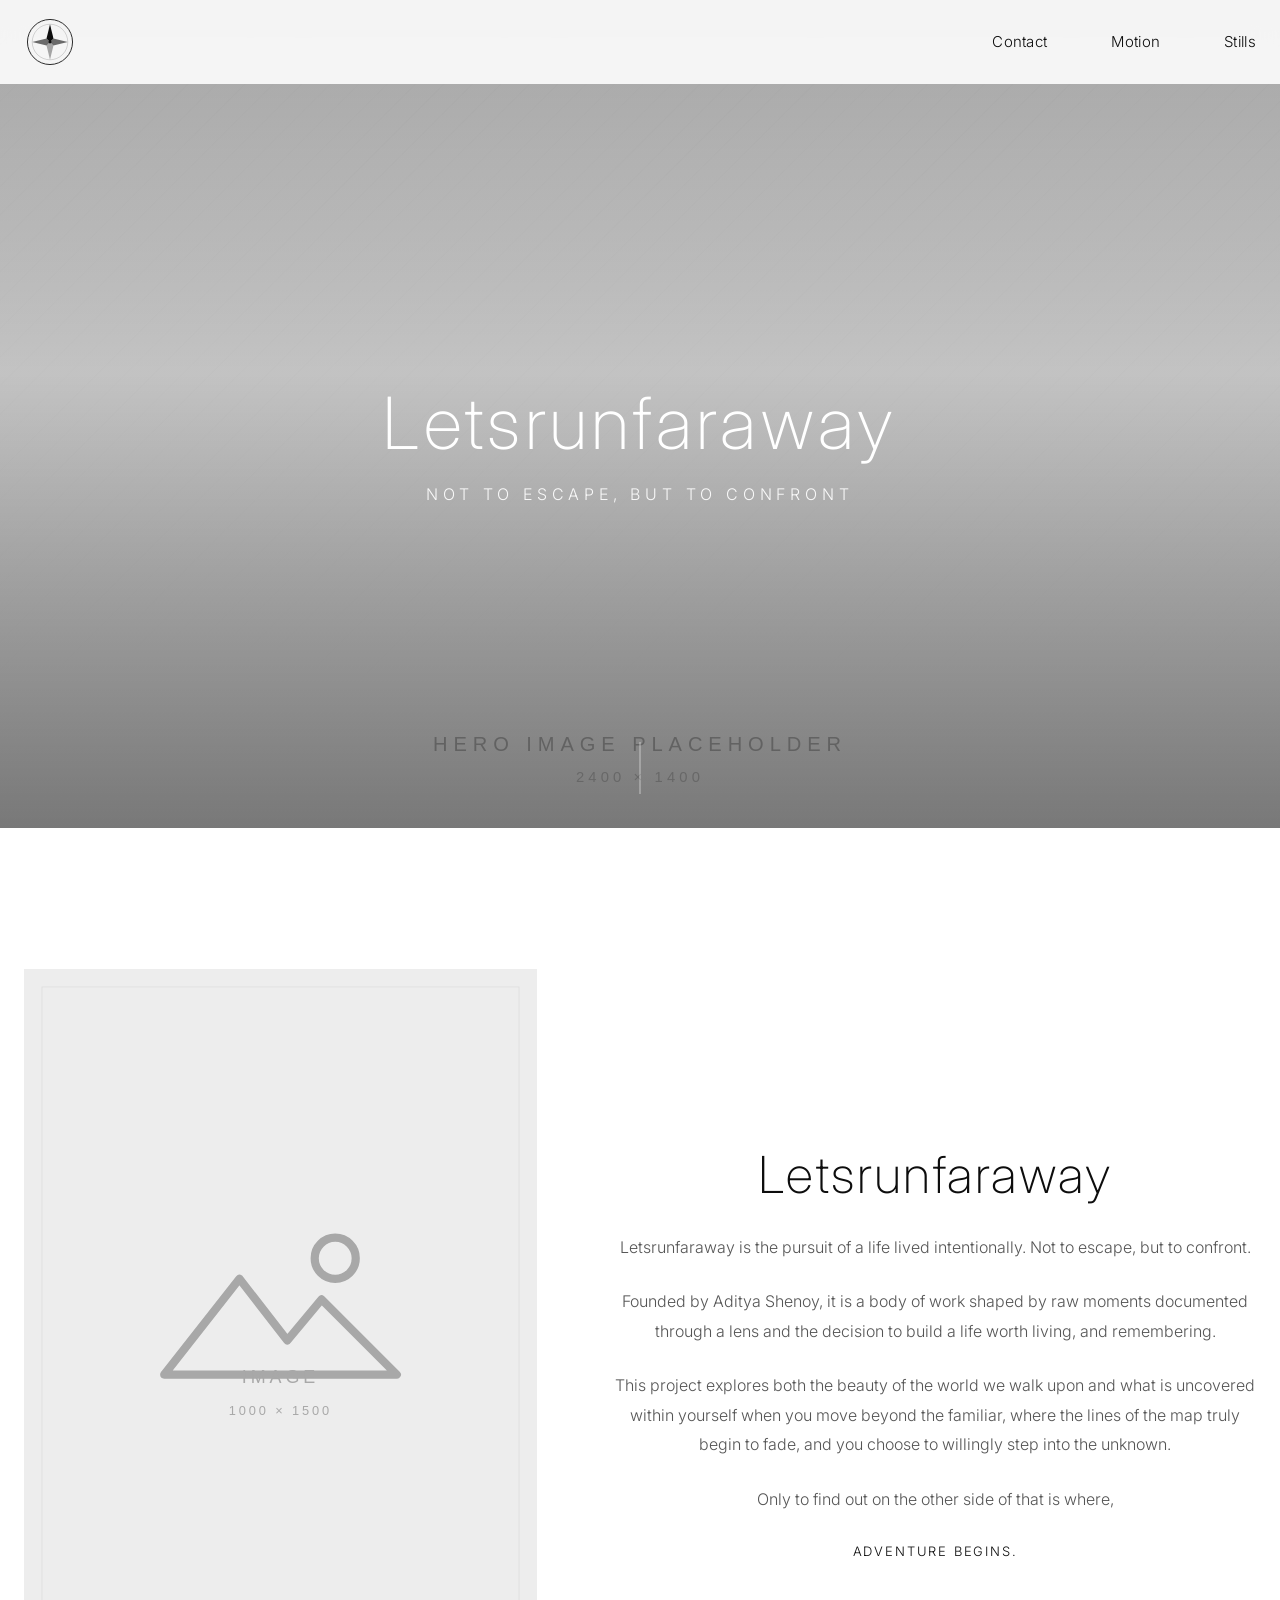
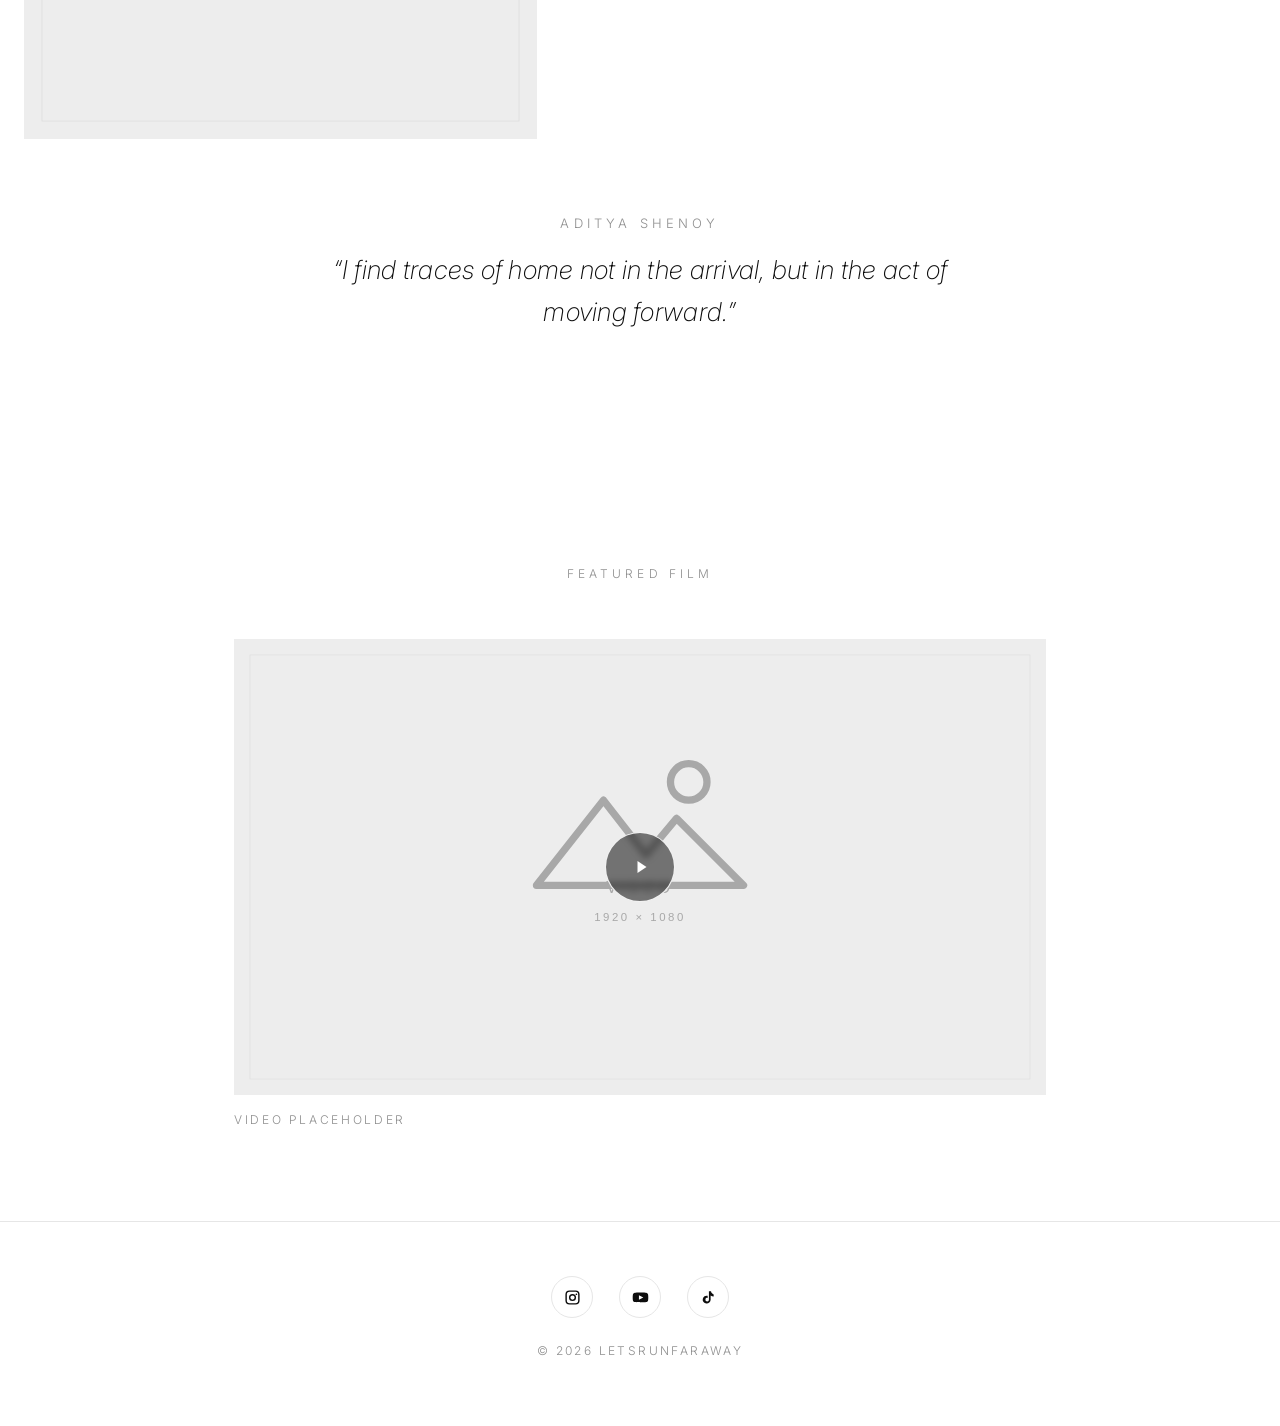
<file: index.html>
<!doctype html>
<html lang="en">
<head>
<meta charset="utf-8">
<meta name="viewport" content="width=device-width, initial-scale=1">
<title>About | Letsrunfaraway.com</title>
<meta name="description" content="Letsrunfaraway is the pursuit of a life lived intentionally. A body of work by Aditya Shenoy, shaped by raw moments documented through a lens.">
<link rel="icon" href="assets/img/logo.svg" type="image/svg+xml">
<link rel="preconnect" href="https://fonts.googleapis.com">
<link rel="preconnect" href="https://fonts.gstatic.com" crossorigin>
<link href="https://fonts.googleapis.com/css2?family=Inter:wght@200;300;400&display=swap" rel="stylesheet">
<link rel="stylesheet" href="assets/css/style.css">
</head>
<body>

<header class="site-header">
  <div class="wrap">
    <a class="brand" href="index.html" aria-label="Letsrunfaraway, home">
      <img src="assets/img/logo.svg" alt="Letsrunfaraway">
    </a>
    <button class="nav-toggle" type="button" aria-expanded="false" aria-controls="primary-nav">
      <span></span><span></span><span></span>
      <span class="sr-only">Menu</span>
    </button>
    <nav class="nav" id="primary-nav">
      <a href="contact.html">Contact</a>
      <a href="motion.html">Motion</a>
      <a href="stills.html">Stills</a>
    </nav>
  </div>
</header>

<main>

  <!-- Hero ---------------------------------------------------------------->
  <section class="hero">
    <img class="hero__media" src="assets/img/ph-hero.svg" alt="">
    <div class="hero__veil"></div>
    <div class="hero__inner">
      <h1 class="hero__title">Letsrunfaraway</h1>
      <p class="hero__sub">Not to escape, but to confront</p>
    </div>
    <div class="scroll-cue" aria-hidden="true"></div>
  </section>

  <!-- About --------------------------------------------------------------->
  <section class="section">
    <div class="wrap">
      <div class="about">

        <figure class="about__figure reveal">
          <div class="ph ratio-23">
            <img src="assets/img/ph-portrait.svg" alt="Portrait placeholder">
          </div>
        </figure>

        <div class="about__copy reveal" data-reveal-delay="140">
          <h2 class="section__title">Letsrunfaraway</h2>

          <p>
            Letsrunfaraway is the pursuit of a life lived intentionally.
            Not to escape, but to confront.
          </p>

          <p>
            Founded by Aditya Shenoy, it is a body of work shaped by raw moments
            documented through a lens and the decision to build a life worth
            living, and remembering.
          </p>

          <p>
            This project explores both the beauty of the world we walk upon and
            what is uncovered within yourself when you move beyond the familiar,
            where the lines of the map truly begin to fade, and you choose to
            willingly step into the unknown.
          </p>

          <p>Only to find out on the other side of that is where,</p>

          <p class="lead-out">Adventure begins.</p>
        </div>

      </div>

      <div class="signature reveal">
        <p class="signature__name">Aditya Shenoy</p>
        <blockquote class="signature__quote">
          &ldquo;I find traces of home not in the arrival, but in the act of
          moving forward.&rdquo;
        </blockquote>
      </div>
    </div>
  </section>

  <!-- Featured film ---------------------------------------------------------
       Swap the slot below for a real player when the footage is ready:
       <video class="ratio-169" controls playsinline poster="assets/img/ph-wide.svg">
         <source src="assets/video/reel.mp4" type="video/mp4">
       </video>
  -------------------------------------------------------------------------->
  <section class="section section--tight">
    <div class="wrap wrap--narrow">
      <p class="section__label reveal">Featured Film</p>
      <figure class="reveal" style="margin:0">
        <div class="video-slot ratio-169">
          <img src="assets/img/ph-wide.svg" alt="Video placeholder">
          <div class="video-slot__play">
            <span><svg viewBox="0 0 24 24" aria-hidden="true"><path d="M6 4l12 8-12 8z"/></svg></span>
          </div>
        </div>
        <figcaption class="media-caption">Video placeholder</figcaption>
      </figure>
    </div>
  </section>

</main>

<footer class="site-footer">
  <div class="wrap">
    <div class="socials">
      <a href="https://www.instagram.com/letsrunfarway/" target="_blank" rel="noopener noreferrer" aria-label="Instagram">
        <svg viewBox="0 0 24 24" aria-hidden="true"><path d="M7.8 2h8.4A5.8 5.8 0 0 1 22 7.8v8.4a5.8 5.8 0 0 1-5.8 5.8H7.8A5.8 5.8 0 0 1 2 16.2V7.8A5.8 5.8 0 0 1 7.8 2zm0 2A3.8 3.8 0 0 0 4 7.8v8.4A3.8 3.8 0 0 0 7.8 20h8.4a3.8 3.8 0 0 0 3.8-3.8V7.8A3.8 3.8 0 0 0 16.2 4H7.8zM12 7a5 5 0 1 1 0 10 5 5 0 0 1 0-10zm0 2a3 3 0 1 0 0 6 3 3 0 0 0 0-6zm5.5-2.8a1.2 1.2 0 1 1 0 2.4 1.2 1.2 0 0 1 0-2.4z"/></svg>
      </a>
      <a href="https://www.youtube.com/@letsrunfarway" target="_blank" rel="noopener noreferrer" aria-label="YouTube">
        <svg viewBox="0 0 24 24" aria-hidden="true"><path d="M23 12s0-3.2-.4-4.7a2.5 2.5 0 0 0-1.8-1.8C19.3 5 12 5 12 5s-7.3 0-8.8.5a2.5 2.5 0 0 0-1.8 1.8C1 8.8 1 12 1 12s0 3.2.4 4.7a2.5 2.5 0 0 0 1.8 1.8C4.7 19 12 19 12 19s7.3 0 8.8-.5a2.5 2.5 0 0 0 1.8-1.8C23 15.2 23 12 23 12zM9.8 15.3V8.7l6.2 3.3-6.2 3.3z"/></svg>
      </a>
      <a href="https://www.tiktok.com/@letsrunfaraway" target="_blank" rel="noopener noreferrer" aria-label="TikTok">
        <svg viewBox="0 0 24 24" aria-hidden="true"><path d="M16.6 5.8a4.3 4.3 0 0 1-1-2.8h-3v12.1a2.5 2.5 0 1 1-1.8-2.4V9.6A5.6 5.6 0 1 0 15 15.1V9.3a7.3 7.3 0 0 0 4.3 1.4V7.7a4.3 4.3 0 0 1-2.7-1.9z"/></svg>
      </a>
    </div>
    <p>&copy; <span id="year">2026</span> Letsrunfaraway</p>
  </div>
</footer>

<script>document.getElementById("year").textContent = new Date().getFullYear();</script>
<script src="assets/js/main.js"></script>
</body>
</html>
</file>
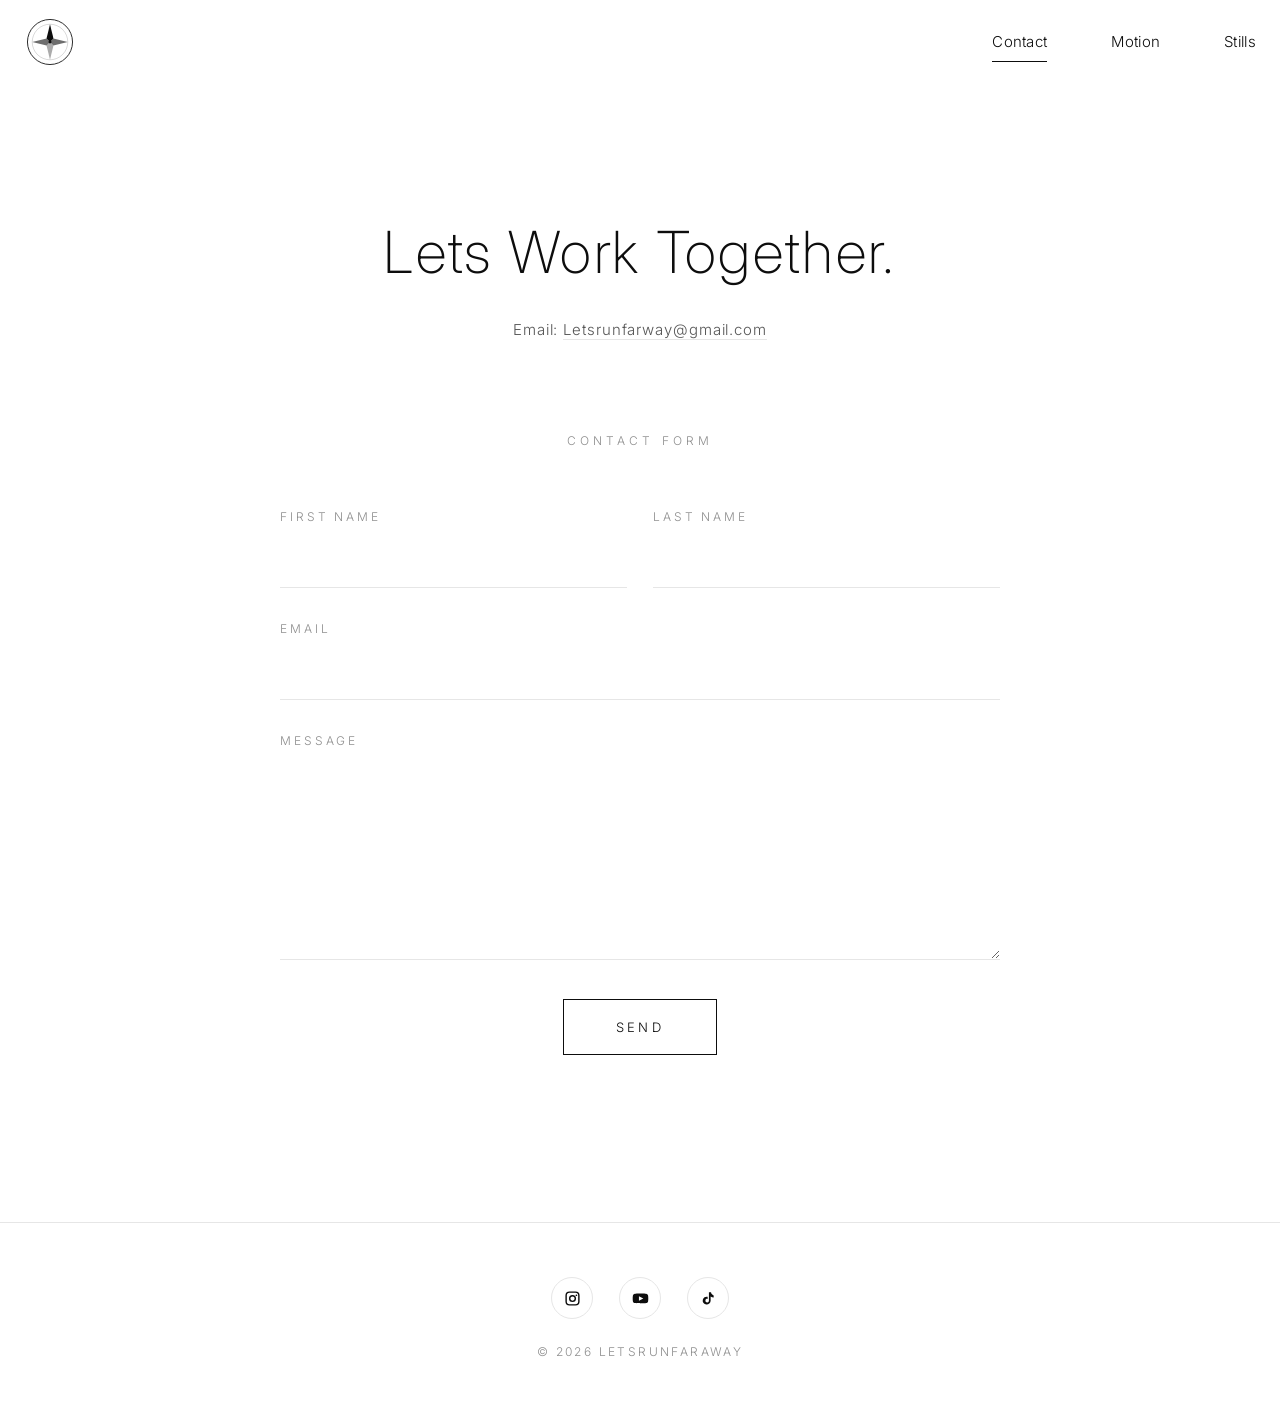
<file: contact.html>
<!doctype html>
<html lang="en">
<head>
<meta charset="utf-8">
<meta name="viewport" content="width=device-width, initial-scale=1">
<title>Contact | Letsrunfaraway.com</title>
<meta name="description" content="Lets work together. Get in touch with Aditya Shenoy of Letsrunfaraway.">
<link rel="icon" href="assets/img/logo.svg" type="image/svg+xml">
<link rel="preconnect" href="https://fonts.googleapis.com">
<link rel="preconnect" href="https://fonts.gstatic.com" crossorigin>
<link href="https://fonts.googleapis.com/css2?family=Inter:wght@200;300;400&display=swap" rel="stylesheet">
<link rel="stylesheet" href="assets/css/style.css">
</head>
<body>

<header class="site-header">
  <div class="wrap">
    <a class="brand" href="index.html" aria-label="Letsrunfaraway, home">
      <img src="assets/img/logo.svg" alt="Letsrunfaraway">
    </a>
    <button class="nav-toggle" type="button" aria-expanded="false" aria-controls="primary-nav">
      <span></span><span></span><span></span>
      <span class="sr-only">Menu</span>
    </button>
    <nav class="nav" id="primary-nav">
      <a href="contact.html" aria-current="page">Contact</a>
      <a href="motion.html">Motion</a>
      <a href="stills.html">Stills</a>
    </nav>
  </div>
</header>

<main>

  <section class="section" style="padding-top: calc(var(--header-h) + clamp(60px, 9vw, 120px))">
    <div class="wrap">

      <h1 class="contact-lede reveal">Lets Work Together.</h1>
      <p class="contact-email reveal">
        Email: <a href="mailto:Letsrunfarway@gmail.com">Letsrunfarway@gmail.com</a>
      </p>

      <!-- Contact form ------------------------------------------------------
           This is a static site, so there is no server to receive a post.
           As shipped, Send opens the visitor's mail client with the message
           prefilled. To collect submissions properly, point the form at a
           form service and delete the inline script at the bottom, e.g.

             <form class="form" action="https://formspree.io/f/YOUR_ID" method="POST">
      -------------------------------------------------------------------------->
      <p class="section__label reveal">Contact Form</p>

      <form class="form reveal" id="contact-form" novalidate>

        <div class="form__row">
          <div class="field">
            <label for="first">First Name</label>
            <input type="text" id="first" name="first" autocomplete="given-name" required>
          </div>
          <div class="field">
            <label for="last">Last Name</label>
            <input type="text" id="last" name="last" autocomplete="family-name" required>
          </div>
        </div>

        <div class="field">
          <label for="email">Email</label>
          <input type="email" id="email" name="email" autocomplete="email" required>
        </div>

        <div class="field">
          <label for="message">Message</label>
          <textarea id="message" name="message" rows="6" required></textarea>
        </div>

        <div class="form__actions">
          <button class="btn" type="submit">Send</button>
        </div>

        <p class="form__note" id="form-note" role="status"></p>
      </form>

    </div>
  </section>

</main>

<footer class="site-footer">
  <div class="wrap">
    <div class="socials">
      <a href="https://www.instagram.com/letsrunfarway/" target="_blank" rel="noopener noreferrer" aria-label="Instagram">
        <svg viewBox="0 0 24 24" aria-hidden="true"><path d="M7.8 2h8.4A5.8 5.8 0 0 1 22 7.8v8.4a5.8 5.8 0 0 1-5.8 5.8H7.8A5.8 5.8 0 0 1 2 16.2V7.8A5.8 5.8 0 0 1 7.8 2zm0 2A3.8 3.8 0 0 0 4 7.8v8.4A3.8 3.8 0 0 0 7.8 20h8.4a3.8 3.8 0 0 0 3.8-3.8V7.8A3.8 3.8 0 0 0 16.2 4H7.8zM12 7a5 5 0 1 1 0 10 5 5 0 0 1 0-10zm0 2a3 3 0 1 0 0 6 3 3 0 0 0 0-6zm5.5-2.8a1.2 1.2 0 1 1 0 2.4 1.2 1.2 0 0 1 0-2.4z"/></svg>
      </a>
      <a href="https://www.youtube.com/@letsrunfarway" target="_blank" rel="noopener noreferrer" aria-label="YouTube">
        <svg viewBox="0 0 24 24" aria-hidden="true"><path d="M23 12s0-3.2-.4-4.7a2.5 2.5 0 0 0-1.8-1.8C19.3 5 12 5 12 5s-7.3 0-8.8.5a2.5 2.5 0 0 0-1.8 1.8C1 8.8 1 12 1 12s0 3.2.4 4.7a2.5 2.5 0 0 0 1.8 1.8C4.7 19 12 19 12 19s7.3 0 8.8-.5a2.5 2.5 0 0 0 1.8-1.8C23 15.2 23 12 23 12zM9.8 15.3V8.7l6.2 3.3-6.2 3.3z"/></svg>
      </a>
      <a href="https://www.tiktok.com/@letsrunfaraway" target="_blank" rel="noopener noreferrer" aria-label="TikTok">
        <svg viewBox="0 0 24 24" aria-hidden="true"><path d="M16.6 5.8a4.3 4.3 0 0 1-1-2.8h-3v12.1a2.5 2.5 0 1 1-1.8-2.4V9.6A5.6 5.6 0 1 0 15 15.1V9.3a7.3 7.3 0 0 0 4.3 1.4V7.7a4.3 4.3 0 0 1-2.7-1.9z"/></svg>
      </a>
    </div>
    <p>&copy; <span id="year">2026</span> Letsrunfaraway</p>
  </div>
</footer>

<script>document.getElementById("year").textContent = new Date().getFullYear();</script>
<script src="assets/js/main.js"></script>
<script>
/* Static fallback: hand the message to the visitor's mail client.
   Delete this block once the form posts to a real endpoint. */
(function () {
  var form = document.getElementById("contact-form");
  var note = document.getElementById("form-note");
  if (!form) return;

  form.addEventListener("submit", function (e) {
    e.preventDefault();

    var first = form.first.value.trim();
    var last = form.last.value.trim();
    var email = form.email.value.trim();
    var message = form.message.value.trim();

    if (!first || !last || !email || !message) {
      note.textContent = "Please fill in every field.";
      return;
    }

    var subject = "Website enquiry from " + first + " " + last;
    var body = message + "\n\n" + first + " " + last + "\n" + email;

    note.textContent = "Opening your mail app...";
    window.location.href =
      "mailto:Letsrunfarway@gmail.com?subject=" +
      encodeURIComponent(subject) +
      "&body=" +
      encodeURIComponent(body);
  });
})();
</script>
</body>
</html>
</file>
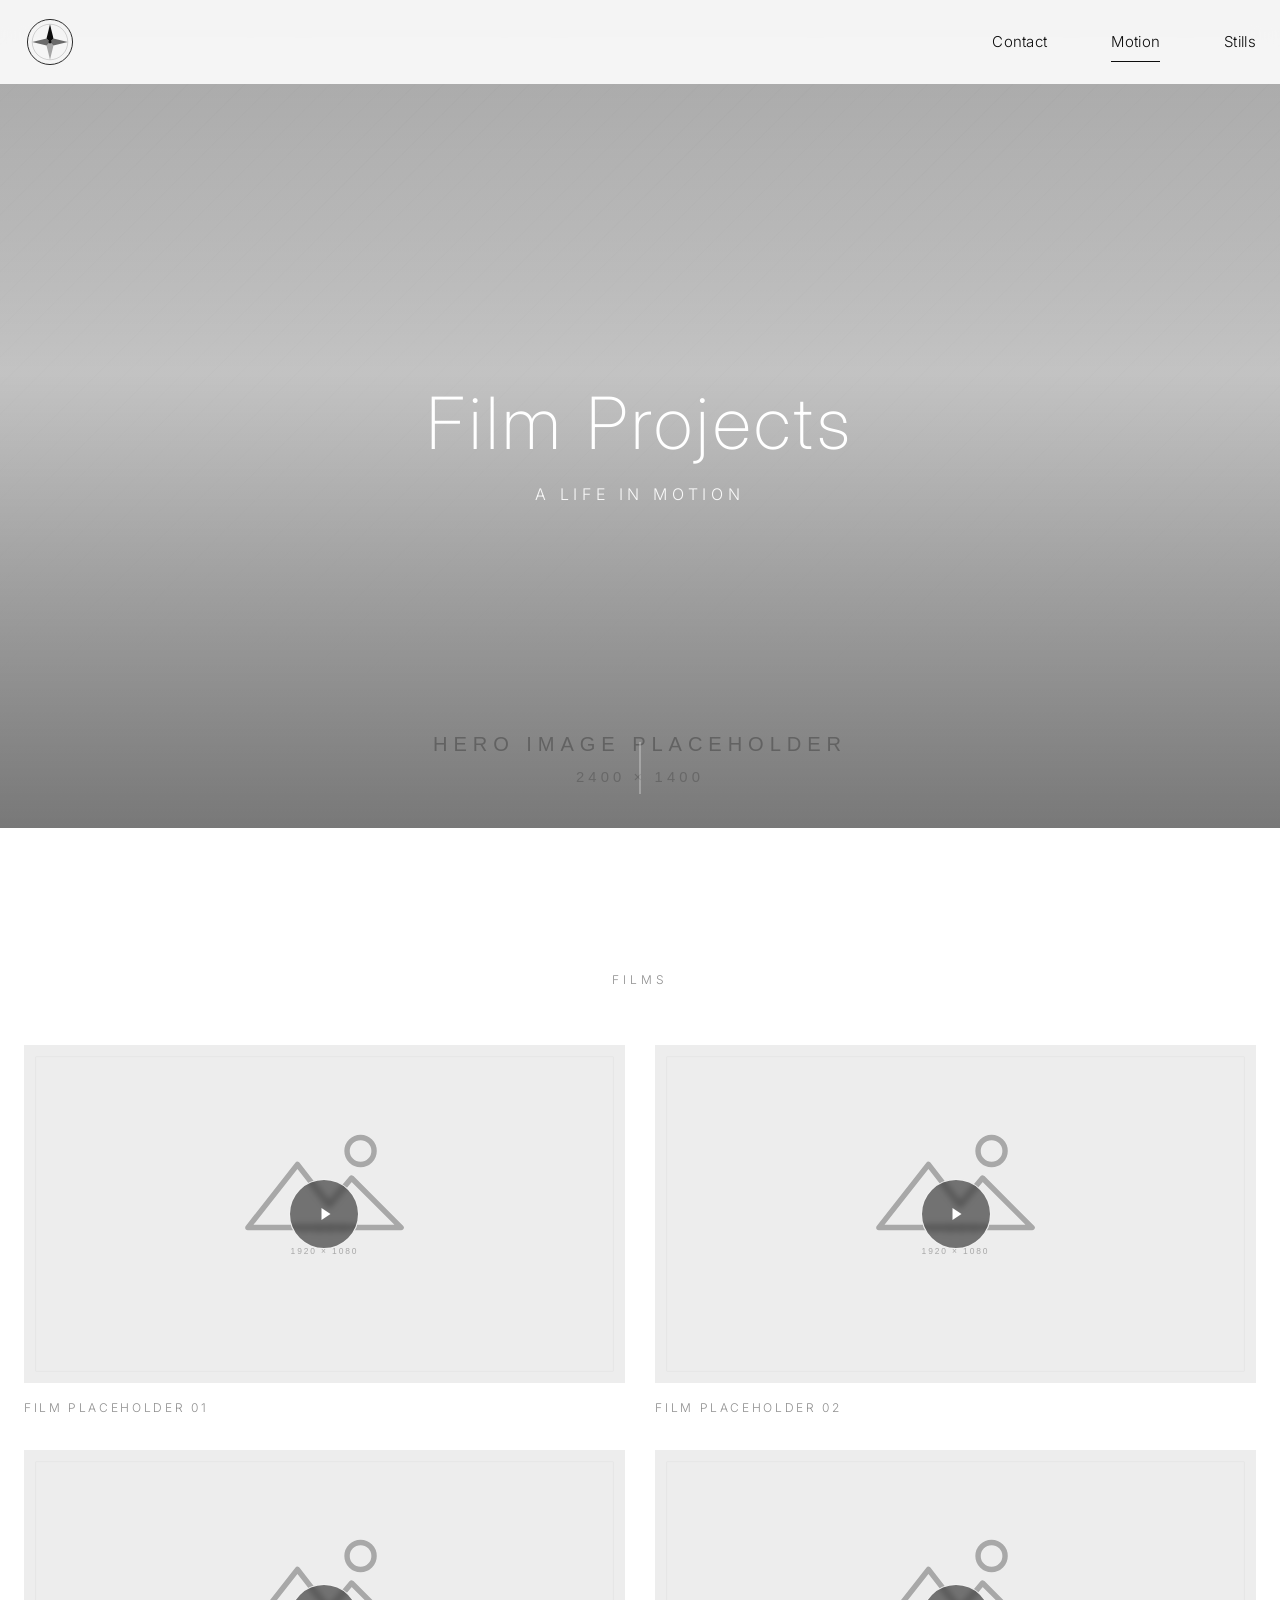
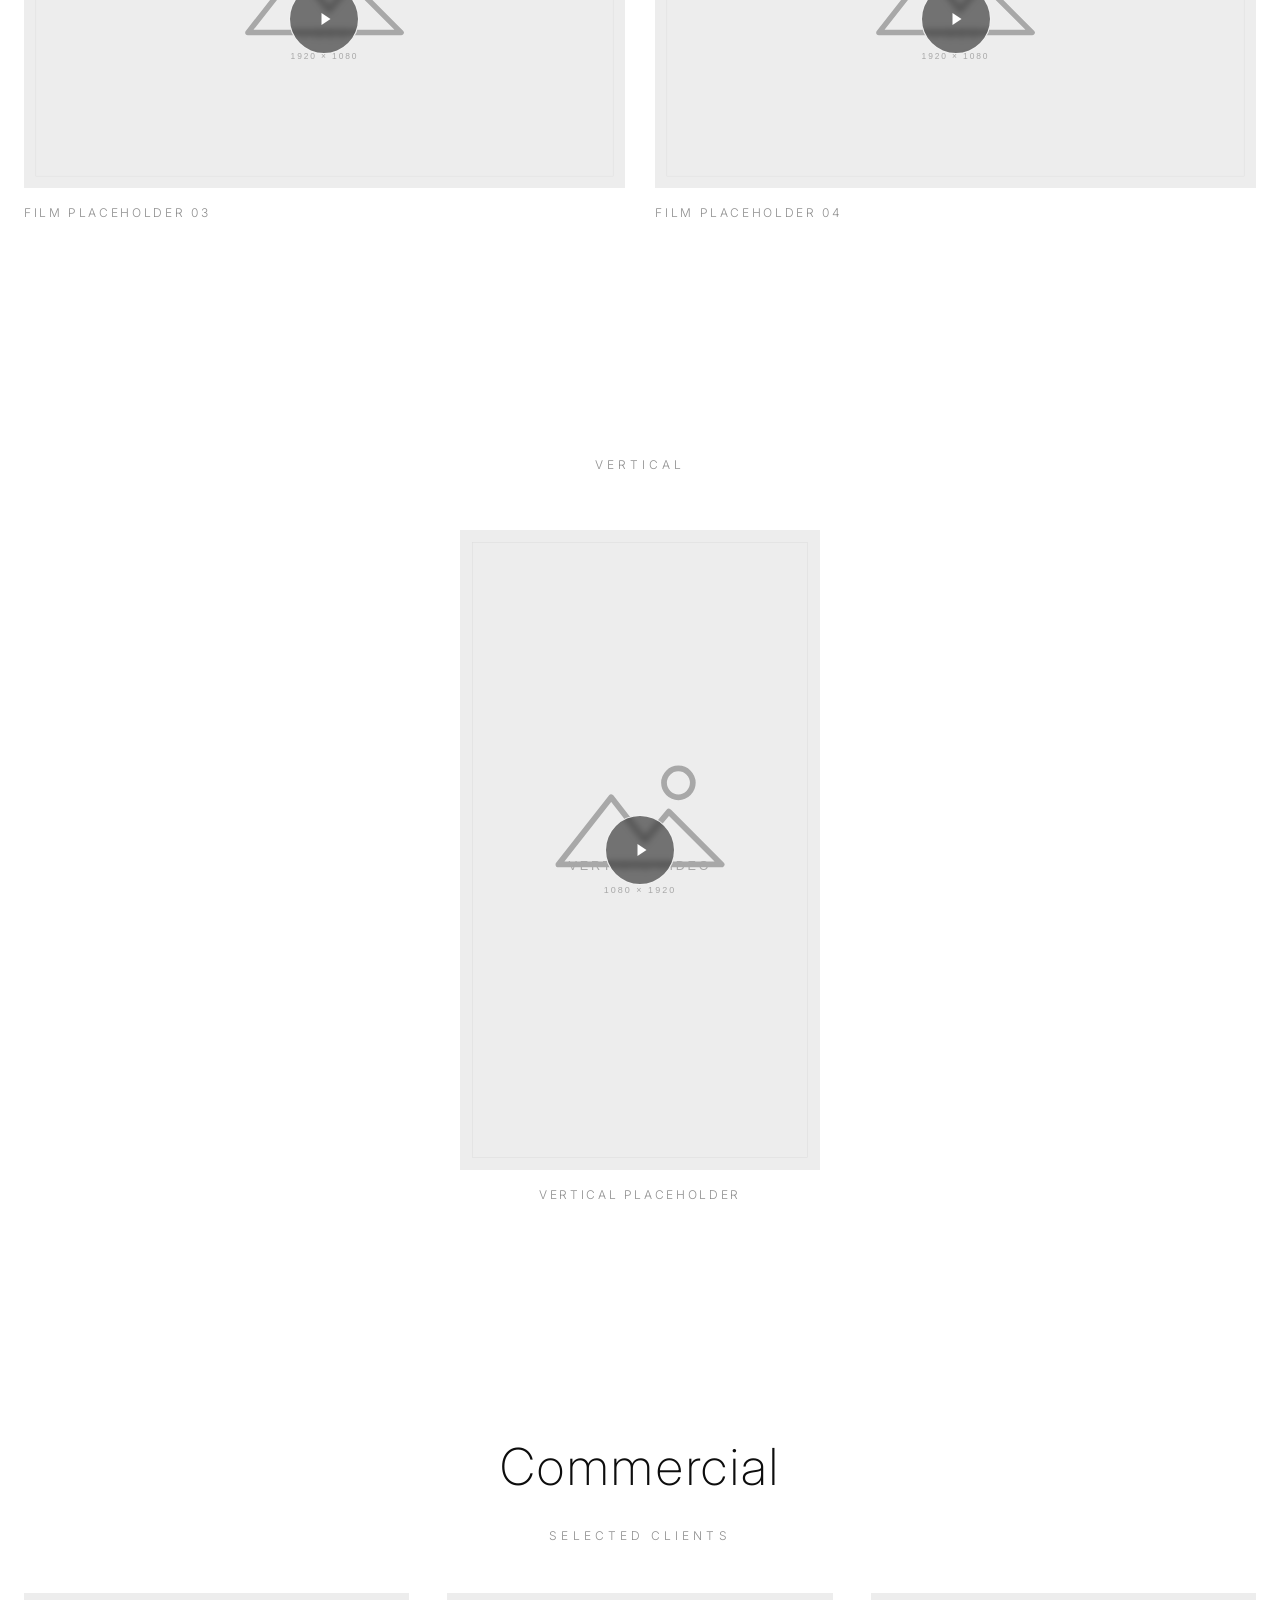
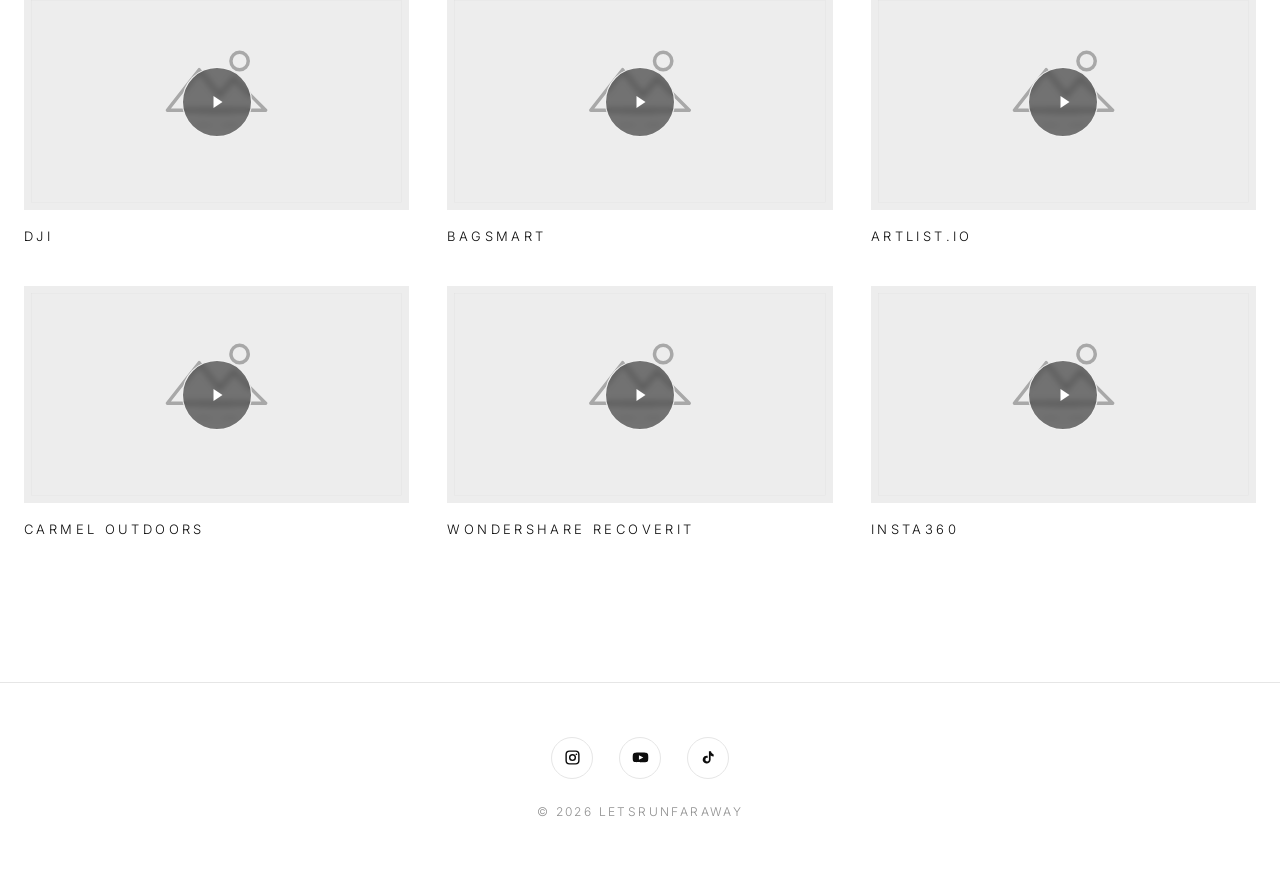
<file: motion.html>
<!doctype html>
<html lang="en">
<head>
<meta charset="utf-8">
<meta name="viewport" content="width=device-width, initial-scale=1">
<title>Motion | Letsrunfaraway.com</title>
<meta name="description" content="Film Projects. A life in motion. Commercial work by Aditya Shenoy for DJI, Bagsmart, Artlist.io, Carmel Outdoors, Wondershare Recoverit and Insta360.">
<link rel="icon" href="assets/img/logo.svg" type="image/svg+xml">
<link rel="preconnect" href="https://fonts.googleapis.com">
<link rel="preconnect" href="https://fonts.gstatic.com" crossorigin>
<link href="https://fonts.googleapis.com/css2?family=Inter:wght@200;300;400&display=swap" rel="stylesheet">
<link rel="stylesheet" href="assets/css/style.css">
</head>
<body>

<header class="site-header">
  <div class="wrap">
    <a class="brand" href="index.html" aria-label="Letsrunfaraway, home">
      <img src="assets/img/logo.svg" alt="Letsrunfaraway">
    </a>
    <button class="nav-toggle" type="button" aria-expanded="false" aria-controls="primary-nav">
      <span></span><span></span><span></span>
      <span class="sr-only">Menu</span>
    </button>
    <nav class="nav" id="primary-nav">
      <a href="contact.html">Contact</a>
      <a href="motion.html" aria-current="page">Motion</a>
      <a href="stills.html">Stills</a>
    </nav>
  </div>
</header>

<main>

  <!-- Hero ---------------------------------------------------------------->
  <section class="hero">
    <img class="hero__media" src="assets/img/ph-hero.svg" alt="">
    <div class="hero__veil"></div>
    <div class="hero__inner">
      <h1 class="hero__title">Film Projects</h1>
      <p class="hero__sub">A Life In Motion</p>
    </div>
    <div class="scroll-cue" aria-hidden="true"></div>
  </section>

  <!-- Featured films --------------------------------------------------------
       Every .video-slot is a placeholder. To make one play, replace the whole
       slot with a real player and keep the ratio class:

       <video class="ratio-169" controls playsinline poster="assets/img/ph-wide.svg">
         <source src="assets/video/your-film.mp4" type="video/mp4">
       </video>
  -------------------------------------------------------------------------->
  <section class="section">
    <div class="wrap">
      <p class="section__label reveal">Films</p>

      <div class="video-grid">

        <figure class="reveal">
          <div class="video-slot ratio-169">
            <img src="assets/img/ph-wide.svg" alt="Video placeholder">
            <div class="video-slot__play"><span><svg viewBox="0 0 24 24" aria-hidden="true"><path d="M6 4l12 8-12 8z"/></svg></span></div>
          </div>
          <figcaption class="media-caption">Film placeholder 01</figcaption>
        </figure>

        <figure class="reveal" data-reveal-delay="100">
          <div class="video-slot ratio-169">
            <img src="assets/img/ph-wide.svg" alt="Video placeholder">
            <div class="video-slot__play"><span><svg viewBox="0 0 24 24" aria-hidden="true"><path d="M6 4l12 8-12 8z"/></svg></span></div>
          </div>
          <figcaption class="media-caption">Film placeholder 02</figcaption>
        </figure>

        <figure class="reveal">
          <div class="video-slot ratio-169">
            <img src="assets/img/ph-wide.svg" alt="Video placeholder">
            <div class="video-slot__play"><span><svg viewBox="0 0 24 24" aria-hidden="true"><path d="M6 4l12 8-12 8z"/></svg></span></div>
          </div>
          <figcaption class="media-caption">Film placeholder 03</figcaption>
        </figure>

        <figure class="reveal" data-reveal-delay="100">
          <div class="video-slot ratio-169">
            <img src="assets/img/ph-wide.svg" alt="Video placeholder">
            <div class="video-slot__play"><span><svg viewBox="0 0 24 24" aria-hidden="true"><path d="M6 4l12 8-12 8z"/></svg></span></div>
          </div>
          <figcaption class="media-caption">Film placeholder 04</figcaption>
        </figure>

      </div>
    </div>
  </section>

  <!-- Vertical cut ---------------------------------------------------------->
  <section class="section section--tight">
    <div class="wrap wrap--narrow">
      <p class="section__label reveal">Vertical</p>
      <figure class="reveal" style="margin:0 auto; max-width:360px">
        <div class="video-slot ratio-916">
          <img src="assets/img/ph-vertical.svg" alt="Vertical video placeholder">
          <div class="video-slot__play"><span><svg viewBox="0 0 24 24" aria-hidden="true"><path d="M6 4l12 8-12 8z"/></svg></span></div>
        </div>
        <figcaption class="media-caption" style="text-align:center">Vertical placeholder</figcaption>
      </figure>
    </div>
  </section>

  <!-- Commercial ------------------------------------------------------------>
  <section class="section">
    <div class="wrap">
      <h2 class="section__title reveal">Commercial</h2>
      <p class="section__label reveal" style="margin-bottom:46px">Selected Clients</p>

      <div class="clients">

        <figure class="client reveal">
          <div class="video-slot ratio-169">
            <img src="assets/img/ph-wide.svg" alt="Video placeholder">
            <div class="video-slot__play"><span><svg viewBox="0 0 24 24" aria-hidden="true"><path d="M6 4l12 8-12 8z"/></svg></span></div>
          </div>
          <figcaption class="client__name">DJI</figcaption>
        </figure>

        <figure class="client reveal" data-reveal-delay="80">
          <div class="video-slot ratio-169">
            <img src="assets/img/ph-wide.svg" alt="Video placeholder">
            <div class="video-slot__play"><span><svg viewBox="0 0 24 24" aria-hidden="true"><path d="M6 4l12 8-12 8z"/></svg></span></div>
          </div>
          <figcaption class="client__name">Bagsmart</figcaption>
        </figure>

        <figure class="client reveal" data-reveal-delay="160">
          <div class="video-slot ratio-169">
            <img src="assets/img/ph-wide.svg" alt="Video placeholder">
            <div class="video-slot__play"><span><svg viewBox="0 0 24 24" aria-hidden="true"><path d="M6 4l12 8-12 8z"/></svg></span></div>
          </div>
          <figcaption class="client__name">Artlist.io</figcaption>
        </figure>

        <figure class="client reveal">
          <div class="video-slot ratio-169">
            <img src="assets/img/ph-wide.svg" alt="Video placeholder">
            <div class="video-slot__play"><span><svg viewBox="0 0 24 24" aria-hidden="true"><path d="M6 4l12 8-12 8z"/></svg></span></div>
          </div>
          <figcaption class="client__name">Carmel Outdoors</figcaption>
        </figure>

        <figure class="client reveal" data-reveal-delay="80">
          <div class="video-slot ratio-169">
            <img src="assets/img/ph-wide.svg" alt="Video placeholder">
            <div class="video-slot__play"><span><svg viewBox="0 0 24 24" aria-hidden="true"><path d="M6 4l12 8-12 8z"/></svg></span></div>
          </div>
          <figcaption class="client__name">Wondershare Recoverit</figcaption>
        </figure>

        <figure class="client reveal" data-reveal-delay="160">
          <div class="video-slot ratio-169">
            <img src="assets/img/ph-wide.svg" alt="Video placeholder">
            <div class="video-slot__play"><span><svg viewBox="0 0 24 24" aria-hidden="true"><path d="M6 4l12 8-12 8z"/></svg></span></div>
          </div>
          <figcaption class="client__name">Insta360</figcaption>
        </figure>

      </div>
    </div>
  </section>

</main>

<footer class="site-footer">
  <div class="wrap">
    <div class="socials">
      <a href="https://www.instagram.com/letsrunfarway/" target="_blank" rel="noopener noreferrer" aria-label="Instagram">
        <svg viewBox="0 0 24 24" aria-hidden="true"><path d="M7.8 2h8.4A5.8 5.8 0 0 1 22 7.8v8.4a5.8 5.8 0 0 1-5.8 5.8H7.8A5.8 5.8 0 0 1 2 16.2V7.8A5.8 5.8 0 0 1 7.8 2zm0 2A3.8 3.8 0 0 0 4 7.8v8.4A3.8 3.8 0 0 0 7.8 20h8.4a3.8 3.8 0 0 0 3.8-3.8V7.8A3.8 3.8 0 0 0 16.2 4H7.8zM12 7a5 5 0 1 1 0 10 5 5 0 0 1 0-10zm0 2a3 3 0 1 0 0 6 3 3 0 0 0 0-6zm5.5-2.8a1.2 1.2 0 1 1 0 2.4 1.2 1.2 0 0 1 0-2.4z"/></svg>
      </a>
      <a href="https://www.youtube.com/@letsrunfarway" target="_blank" rel="noopener noreferrer" aria-label="YouTube">
        <svg viewBox="0 0 24 24" aria-hidden="true"><path d="M23 12s0-3.2-.4-4.7a2.5 2.5 0 0 0-1.8-1.8C19.3 5 12 5 12 5s-7.3 0-8.8.5a2.5 2.5 0 0 0-1.8 1.8C1 8.8 1 12 1 12s0 3.2.4 4.7a2.5 2.5 0 0 0 1.8 1.8C4.7 19 12 19 12 19s7.3 0 8.8-.5a2.5 2.5 0 0 0 1.8-1.8C23 15.2 23 12 23 12zM9.8 15.3V8.7l6.2 3.3-6.2 3.3z"/></svg>
      </a>
      <a href="https://www.tiktok.com/@letsrunfaraway" target="_blank" rel="noopener noreferrer" aria-label="TikTok">
        <svg viewBox="0 0 24 24" aria-hidden="true"><path d="M16.6 5.8a4.3 4.3 0 0 1-1-2.8h-3v12.1a2.5 2.5 0 1 1-1.8-2.4V9.6A5.6 5.6 0 1 0 15 15.1V9.3a7.3 7.3 0 0 0 4.3 1.4V7.7a4.3 4.3 0 0 1-2.7-1.9z"/></svg>
      </a>
    </div>
    <p>&copy; <span id="year">2026</span> Letsrunfaraway</p>
  </div>
</footer>

<script>document.getElementById("year").textContent = new Date().getFullYear();</script>
<script src="assets/js/main.js"></script>
</body>
</html>
</file>
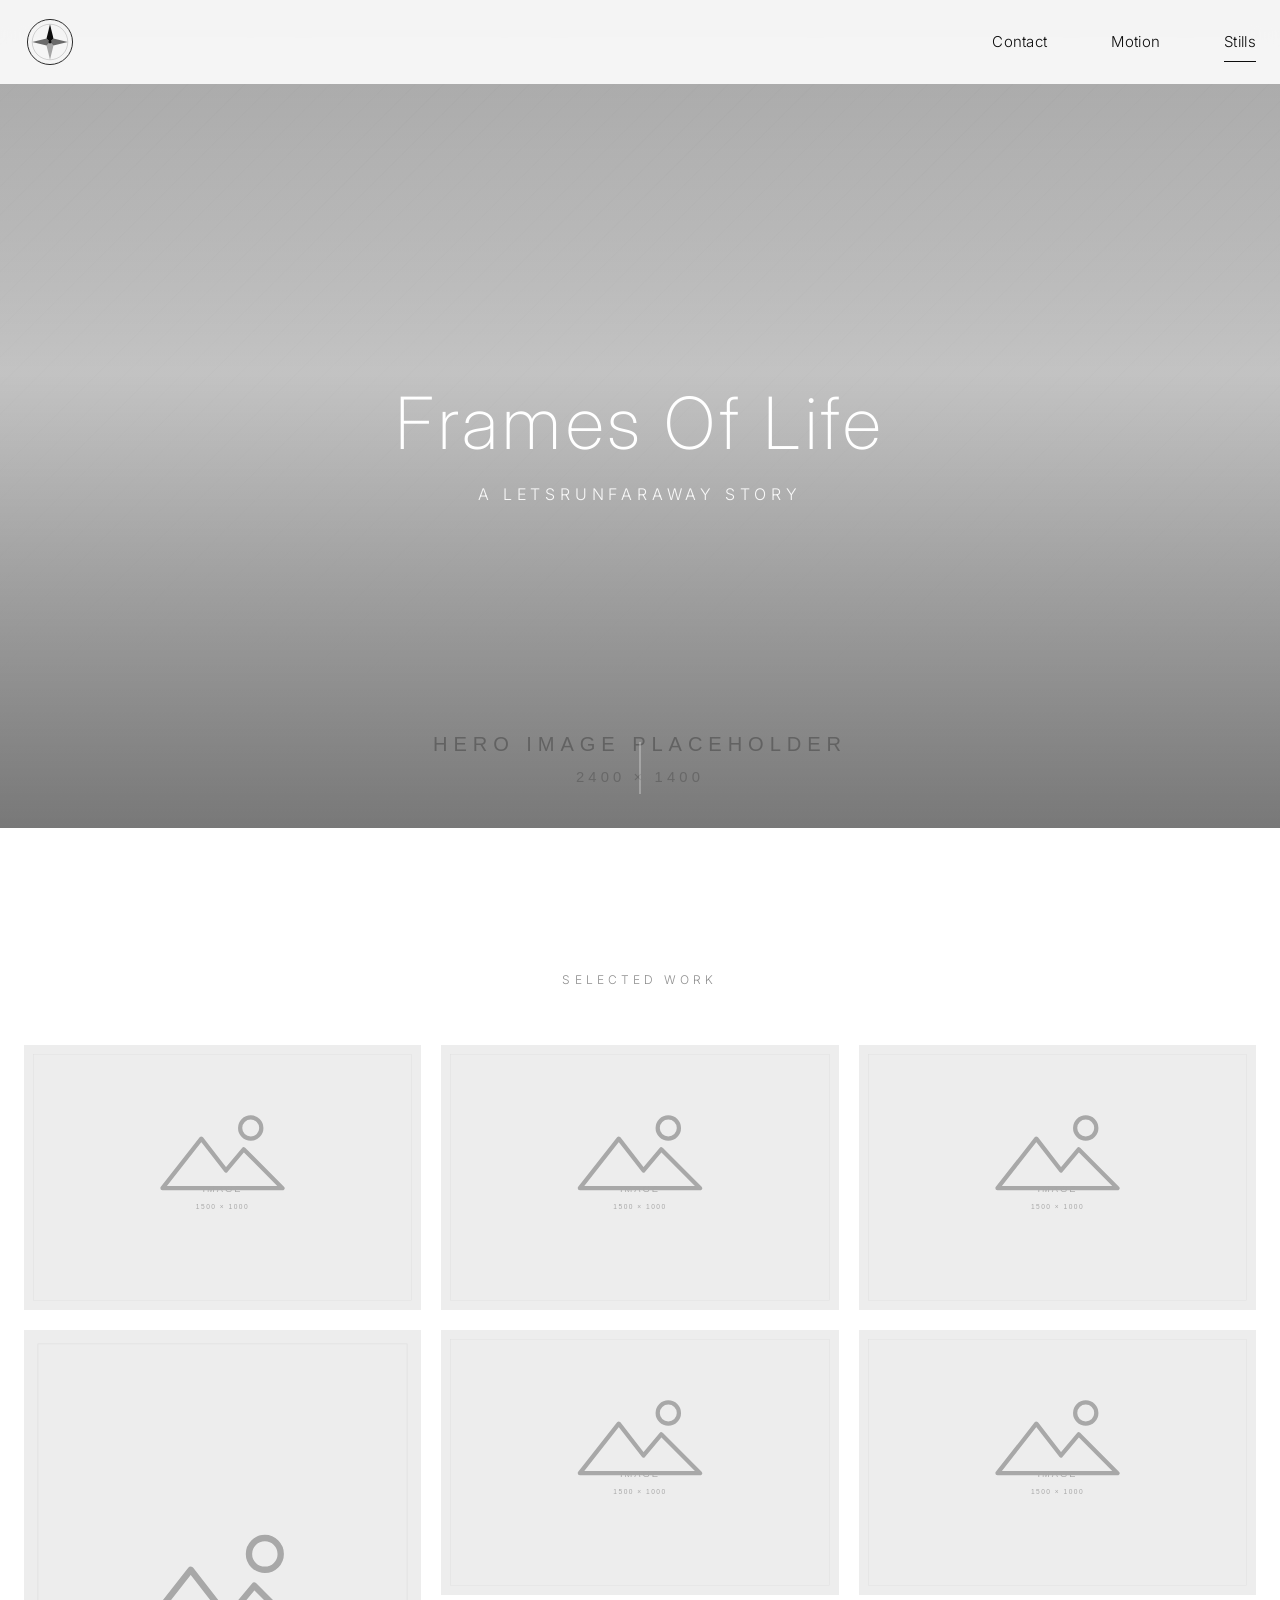
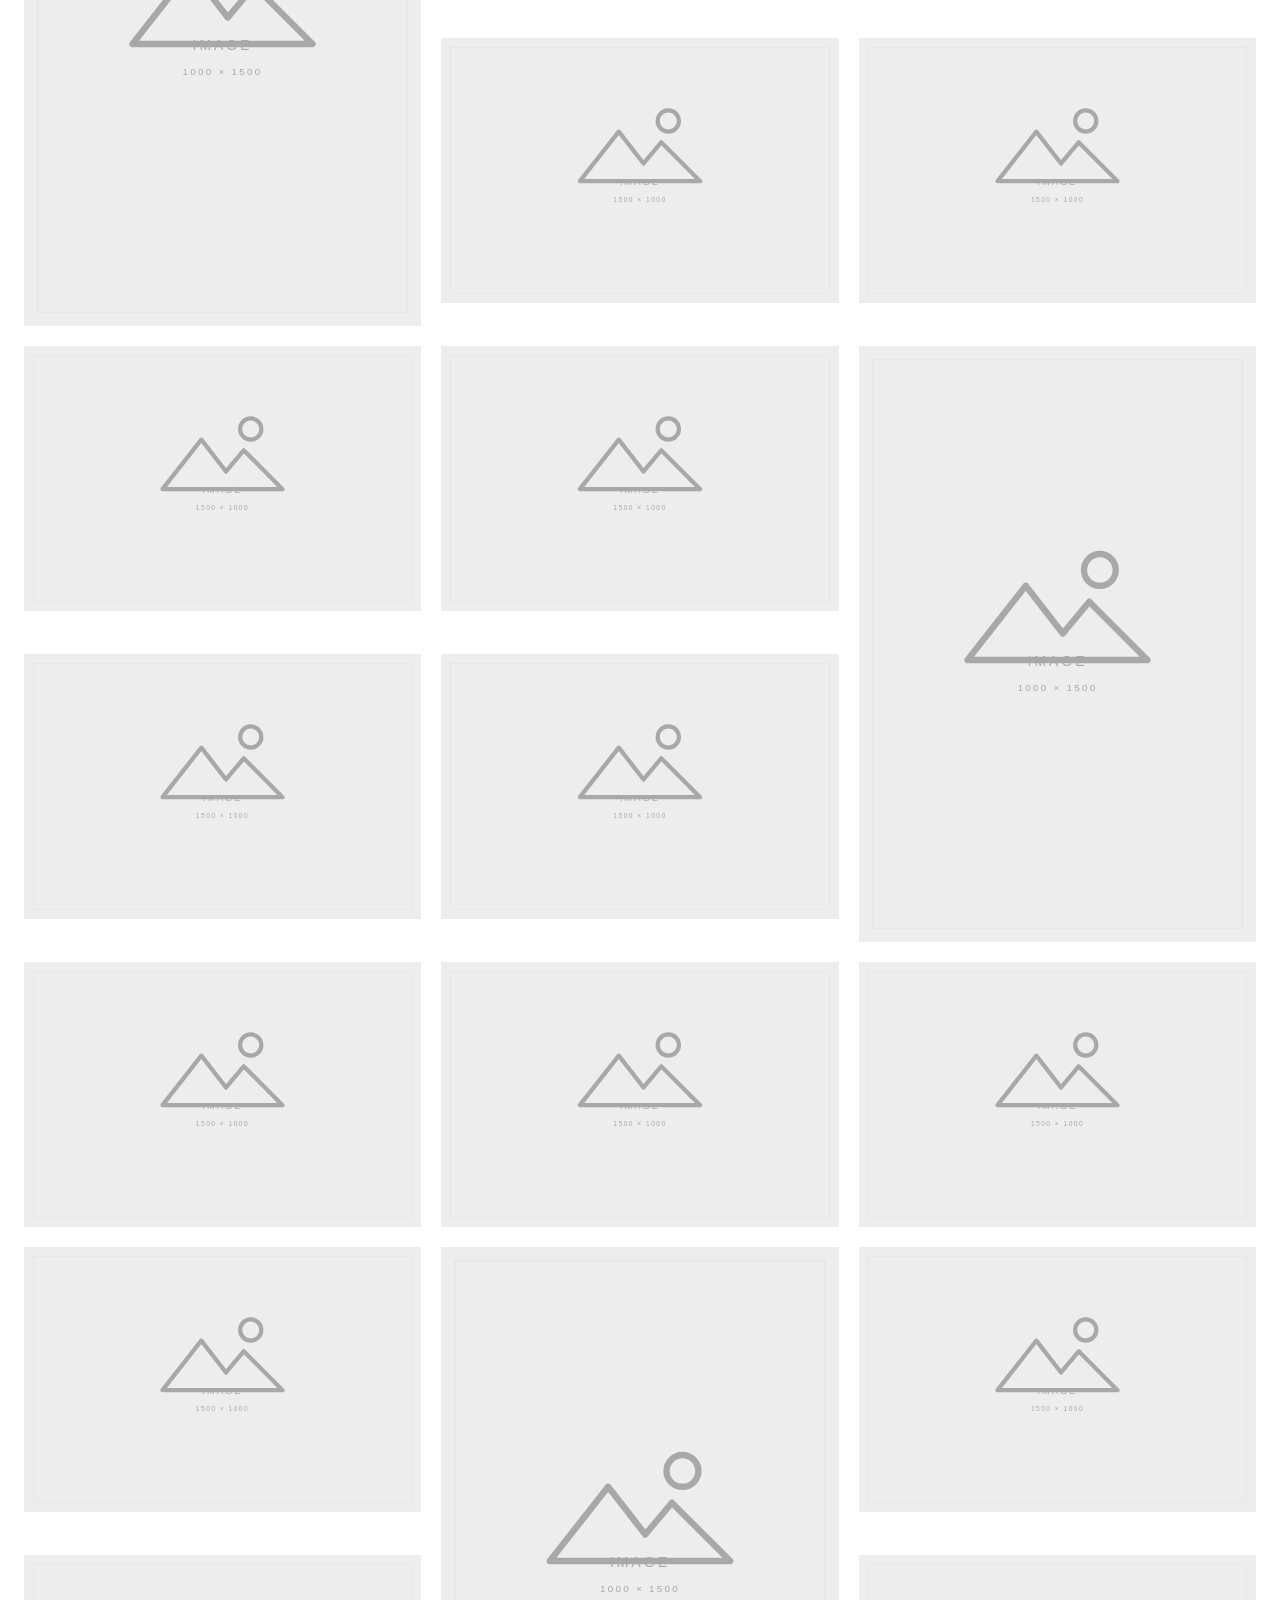
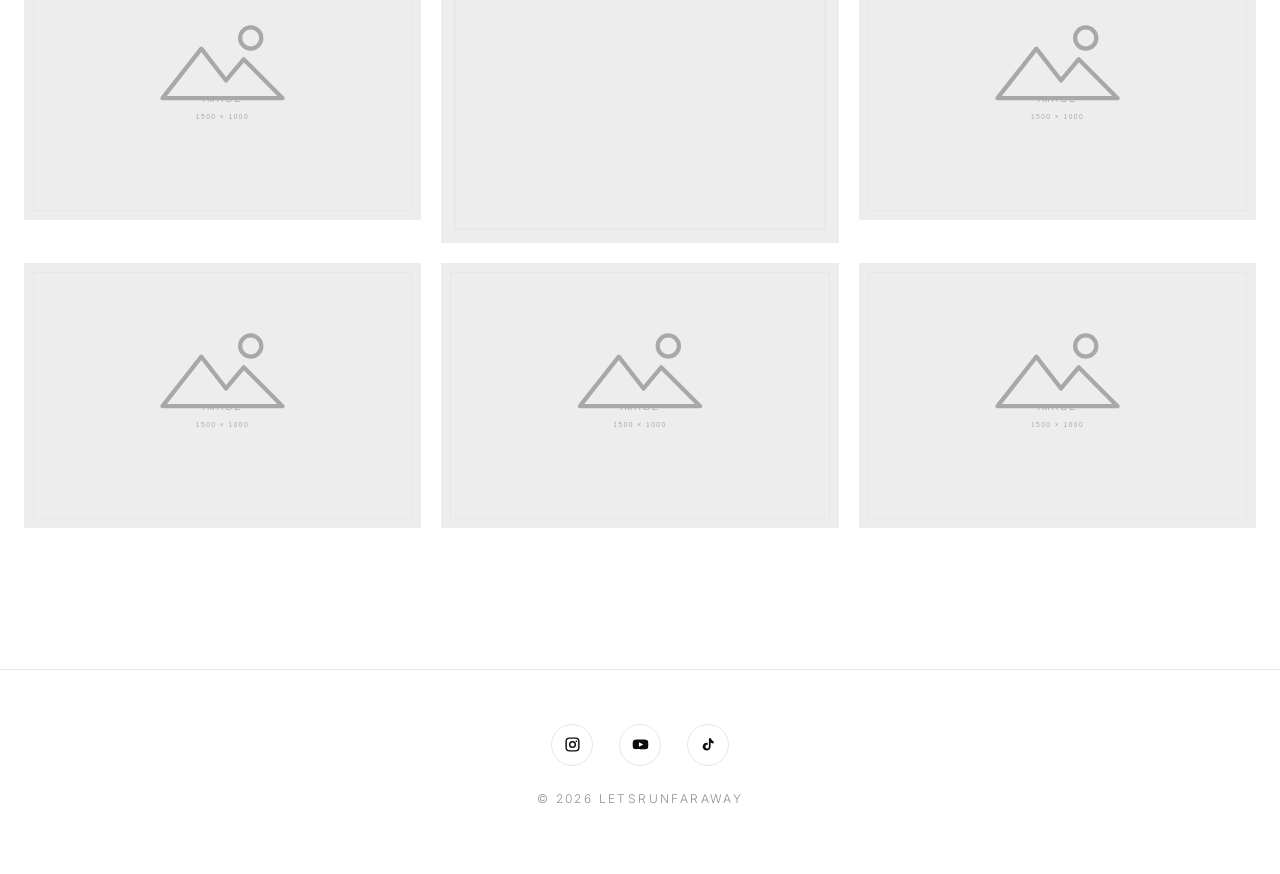
<file: stills.html>
<!doctype html>
<html lang="en">
<head>
<meta charset="utf-8">
<meta name="viewport" content="width=device-width, initial-scale=1">
<title>Stills | Letsrunfaraway.com</title>
<meta name="description" content="Frames Of Life. A Letsrunfaraway story told in stills by Aditya Shenoy.">
<link rel="icon" href="assets/img/logo.svg" type="image/svg+xml">
<link rel="preconnect" href="https://fonts.googleapis.com">
<link rel="preconnect" href="https://fonts.gstatic.com" crossorigin>
<link href="https://fonts.googleapis.com/css2?family=Inter:wght@200;300;400&display=swap" rel="stylesheet">
<link rel="stylesheet" href="assets/css/style.css">
</head>
<body>

<header class="site-header">
  <div class="wrap">
    <a class="brand" href="index.html" aria-label="Letsrunfaraway, home">
      <img src="assets/img/logo.svg" alt="Letsrunfaraway">
    </a>
    <button class="nav-toggle" type="button" aria-expanded="false" aria-controls="primary-nav">
      <span></span><span></span><span></span>
      <span class="sr-only">Menu</span>
    </button>
    <nav class="nav" id="primary-nav">
      <a href="contact.html">Contact</a>
      <a href="motion.html">Motion</a>
      <a href="stills.html" aria-current="page">Stills</a>
    </nav>
  </div>
</header>

<main>

  <!-- Hero ---------------------------------------------------------------->
  <section class="hero">
    <img class="hero__media" src="assets/img/ph-hero.svg" alt="">
    <div class="hero__veil"></div>
    <div class="hero__inner">
      <h1 class="hero__title">Frames Of Life</h1>
      <p class="hero__sub">A Letsrunfaraway Story</p>
    </div>
    <div class="scroll-cue" aria-hidden="true"></div>
  </section>

  <!-- Gallery -------------------------------------------------------------
       Each figure is one frame. Replace the src with a real photograph and
       keep the ratio class that matches it: ratio-32 for landscape, or the
       span-2row wrapper for a portrait that runs two rows tall.
  -------------------------------------------------------------------------->
  <section class="section">
    <div class="wrap">
      <p class="section__label reveal">Selected Work</p>

      <div class="gallery">

        <figure class="reveal"><div class="ph ratio-32"><img src="assets/img/ph-landscape.svg" alt="Photograph placeholder 1" loading="lazy"></div></figure>
        <figure class="reveal" data-reveal-delay="80"><div class="ph ratio-32"><img src="assets/img/ph-landscape.svg" alt="Photograph placeholder 2" loading="lazy"></div></figure>
        <figure class="reveal" data-reveal-delay="160"><div class="ph ratio-32"><img src="assets/img/ph-landscape.svg" alt="Photograph placeholder 3" loading="lazy"></div></figure>

        <figure class="reveal span-2row"><div class="ph"><img src="assets/img/ph-portrait.svg" alt="Photograph placeholder 4" loading="lazy"></div></figure>
        <figure class="reveal" data-reveal-delay="80"><div class="ph ratio-32"><img src="assets/img/ph-landscape.svg" alt="Photograph placeholder 5" loading="lazy"></div></figure>
        <figure class="reveal" data-reveal-delay="160"><div class="ph ratio-32"><img src="assets/img/ph-landscape.svg" alt="Photograph placeholder 6" loading="lazy"></div></figure>

        <figure class="reveal"><div class="ph ratio-32"><img src="assets/img/ph-landscape.svg" alt="Photograph placeholder 7" loading="lazy"></div></figure>
        <figure class="reveal" data-reveal-delay="80"><div class="ph ratio-32"><img src="assets/img/ph-landscape.svg" alt="Photograph placeholder 8" loading="lazy"></div></figure>

        <figure class="reveal"><div class="ph ratio-32"><img src="assets/img/ph-landscape.svg" alt="Photograph placeholder 9" loading="lazy"></div></figure>
        <figure class="reveal" data-reveal-delay="80"><div class="ph ratio-32"><img src="assets/img/ph-landscape.svg" alt="Photograph placeholder 10" loading="lazy"></div></figure>
        <figure class="reveal span-2row" data-reveal-delay="160"><div class="ph"><img src="assets/img/ph-portrait.svg" alt="Photograph placeholder 11" loading="lazy"></div></figure>

        <figure class="reveal"><div class="ph ratio-32"><img src="assets/img/ph-landscape.svg" alt="Photograph placeholder 12" loading="lazy"></div></figure>
        <figure class="reveal" data-reveal-delay="80"><div class="ph ratio-32"><img src="assets/img/ph-landscape.svg" alt="Photograph placeholder 13" loading="lazy"></div></figure>

        <figure class="reveal"><div class="ph ratio-32"><img src="assets/img/ph-landscape.svg" alt="Photograph placeholder 14" loading="lazy"></div></figure>
        <figure class="reveal" data-reveal-delay="80"><div class="ph ratio-32"><img src="assets/img/ph-landscape.svg" alt="Photograph placeholder 15" loading="lazy"></div></figure>
        <figure class="reveal" data-reveal-delay="160"><div class="ph ratio-32"><img src="assets/img/ph-landscape.svg" alt="Photograph placeholder 16" loading="lazy"></div></figure>

        <figure class="reveal"><div class="ph ratio-32"><img src="assets/img/ph-landscape.svg" alt="Photograph placeholder 17" loading="lazy"></div></figure>
        <figure class="reveal span-2row" data-reveal-delay="80"><div class="ph"><img src="assets/img/ph-portrait.svg" alt="Photograph placeholder 18" loading="lazy"></div></figure>
        <figure class="reveal" data-reveal-delay="160"><div class="ph ratio-32"><img src="assets/img/ph-landscape.svg" alt="Photograph placeholder 19" loading="lazy"></div></figure>

        <figure class="reveal"><div class="ph ratio-32"><img src="assets/img/ph-landscape.svg" alt="Photograph placeholder 20" loading="lazy"></div></figure>
        <figure class="reveal" data-reveal-delay="80"><div class="ph ratio-32"><img src="assets/img/ph-landscape.svg" alt="Photograph placeholder 21" loading="lazy"></div></figure>

        <figure class="reveal"><div class="ph ratio-32"><img src="assets/img/ph-landscape.svg" alt="Photograph placeholder 22" loading="lazy"></div></figure>
        <figure class="reveal" data-reveal-delay="80"><div class="ph ratio-32"><img src="assets/img/ph-landscape.svg" alt="Photograph placeholder 23" loading="lazy"></div></figure>
        <figure class="reveal" data-reveal-delay="160"><div class="ph ratio-32"><img src="assets/img/ph-landscape.svg" alt="Photograph placeholder 24" loading="lazy"></div></figure>

      </div>
    </div>
  </section>

</main>

<footer class="site-footer">
  <div class="wrap">
    <div class="socials">
      <a href="https://www.instagram.com/letsrunfarway/" target="_blank" rel="noopener noreferrer" aria-label="Instagram">
        <svg viewBox="0 0 24 24" aria-hidden="true"><path d="M7.8 2h8.4A5.8 5.8 0 0 1 22 7.8v8.4a5.8 5.8 0 0 1-5.8 5.8H7.8A5.8 5.8 0 0 1 2 16.2V7.8A5.8 5.8 0 0 1 7.8 2zm0 2A3.8 3.8 0 0 0 4 7.8v8.4A3.8 3.8 0 0 0 7.8 20h8.4a3.8 3.8 0 0 0 3.8-3.8V7.8A3.8 3.8 0 0 0 16.2 4H7.8zM12 7a5 5 0 1 1 0 10 5 5 0 0 1 0-10zm0 2a3 3 0 1 0 0 6 3 3 0 0 0 0-6zm5.5-2.8a1.2 1.2 0 1 1 0 2.4 1.2 1.2 0 0 1 0-2.4z"/></svg>
      </a>
      <a href="https://www.youtube.com/@letsrunfarway" target="_blank" rel="noopener noreferrer" aria-label="YouTube">
        <svg viewBox="0 0 24 24" aria-hidden="true"><path d="M23 12s0-3.2-.4-4.7a2.5 2.5 0 0 0-1.8-1.8C19.3 5 12 5 12 5s-7.3 0-8.8.5a2.5 2.5 0 0 0-1.8 1.8C1 8.8 1 12 1 12s0 3.2.4 4.7a2.5 2.5 0 0 0 1.8 1.8C4.7 19 12 19 12 19s7.3 0 8.8-.5a2.5 2.5 0 0 0 1.8-1.8C23 15.2 23 12 23 12zM9.8 15.3V8.7l6.2 3.3-6.2 3.3z"/></svg>
      </a>
      <a href="https://www.tiktok.com/@letsrunfaraway" target="_blank" rel="noopener noreferrer" aria-label="TikTok">
        <svg viewBox="0 0 24 24" aria-hidden="true"><path d="M16.6 5.8a4.3 4.3 0 0 1-1-2.8h-3v12.1a2.5 2.5 0 1 1-1.8-2.4V9.6A5.6 5.6 0 1 0 15 15.1V9.3a7.3 7.3 0 0 0 4.3 1.4V7.7a4.3 4.3 0 0 1-2.7-1.9z"/></svg>
      </a>
    </div>
    <p>&copy; <span id="year">2026</span> Letsrunfaraway</p>
  </div>
</footer>

<script>document.getElementById("year").textContent = new Date().getFullYear();</script>
<script src="assets/js/main.js"></script>
</body>
</html>
</file>
<file: assets/css/style.css>
/* ==========================================================================
   Letsrunfaraway
   Minimal editorial layout: white ground, black type, generous whitespace.
   ========================================================================== */

:root {
  --bg:        #ffffff;
  --ink:       #0d0d0d;
  --ink-soft:  #555555;
  --ink-faint: #8f8f8f;
  --rule:      #e6e6e6;
  --ph:        #ededed;

  --sans: "Inter", "Helvetica Neue", Helvetica, Arial, sans-serif;

  --gutter: 24px;
  --maxw: 1280px;
  --header-h: 84px;
}

*,
*::before,
*::after { box-sizing: border-box; }

html { -webkit-text-size-adjust: 100%; scroll-behavior: smooth; }

body {
  margin: 0;
  background: var(--bg);
  color: var(--ink);
  font-family: var(--sans);
  font-weight: 300;
  font-size: 16px;
  line-height: 1.85;
  -webkit-font-smoothing: antialiased;
}

img, video, svg { display: block; max-width: 100%; }

a { color: inherit; }

.wrap {
  width: 100%;
  max-width: var(--maxw);
  margin: 0 auto;
  padding: 0 var(--gutter);
}

.wrap--narrow { max-width: 860px; }

/* Screen reader only */
.sr-only {
  position: absolute;
  width: 1px; height: 1px;
  padding: 0; margin: -1px;
  overflow: hidden;
  clip: rect(0 0 0 0);
  white-space: nowrap;
  border: 0;
}

/* --------------------------------------------------------------------------
   Header
   -------------------------------------------------------------------------- */

.site-header {
  position: fixed;
  inset: 0 0 auto 0;
  z-index: 100;
  height: var(--header-h);
  display: flex;
  align-items: center;
  background: rgba(255, 255, 255, 0.88);
  backdrop-filter: saturate(180%) blur(12px);
  -webkit-backdrop-filter: saturate(180%) blur(12px);
  transition: box-shadow .3s ease, background .3s ease;
}

.site-header.is-stuck {
  box-shadow: 0 1px 0 var(--rule);
}

.site-header .wrap {
  display: flex;
  align-items: center;
  justify-content: space-between;
  gap: 24px;
}

.brand {
  display: inline-flex;
  align-items: center;
  text-decoration: none;
  flex-shrink: 0;
}

.brand img { width: 52px; height: auto; }

.nav {
  display: flex;
  align-items: center;
  gap: clamp(26px, 5vw, 66px);
}

.nav a {
  text-decoration: none;
  font-size: 15px;
  font-weight: 300;
  letter-spacing: .02em;
  color: var(--ink);
  padding: 6px 0;
  position: relative;
}

.nav a::after {
  content: "";
  position: absolute;
  left: 0; right: 0; bottom: 0;
  height: 1px;
  background: currentColor;
  transform: scaleX(0);
  transform-origin: left;
  transition: transform .35s cubic-bezier(.22,.61,.36,1);
}

.nav a:hover::after,
.nav a[aria-current="page"]::after { transform: scaleX(1); }

/* Mobile menu toggle */
.nav-toggle {
  display: none;
  background: none;
  border: 0;
  padding: 8px;
  cursor: pointer;
  color: var(--ink);
}

.nav-toggle span {
  display: block;
  width: 22px;
  height: 1px;
  background: currentColor;
  transition: transform .3s ease, opacity .3s ease;
}

.nav-toggle span + span { margin-top: 6px; }

.nav-toggle[aria-expanded="true"] span:nth-child(1) { transform: translateY(7px) rotate(45deg); }
.nav-toggle[aria-expanded="true"] span:nth-child(2) { opacity: 0; }
.nav-toggle[aria-expanded="true"] span:nth-child(3) { transform: translateY(-7px) rotate(-45deg); }

/* --------------------------------------------------------------------------
   Hero
   -------------------------------------------------------------------------- */

.hero {
  position: relative;
  min-height: 92vh;
  display: grid;
  place-items: center;
  overflow: hidden;
  background: var(--ph);
}

.hero__media {
  position: absolute;
  inset: 0;
  width: 100%;
  height: 100%;
  object-fit: cover;
}

.hero__veil {
  position: absolute;
  inset: 0;
  background: linear-gradient(180deg, rgba(0,0,0,.28), rgba(0,0,0,.12) 45%, rgba(0,0,0,.42));
}

.hero__inner {
  position: relative;
  text-align: center;
  color: #fff;
  padding: calc(var(--header-h) + 40px) var(--gutter) 60px;
}

.hero__title {
  margin: 0;
  font-weight: 200;
  font-size: clamp(34px, 6.4vw, 72px);
  letter-spacing: .06em;
  line-height: 1.1;
}

.hero__sub {
  margin: 18px 0 0;
  font-size: clamp(13px, 1.6vw, 16px);
  letter-spacing: .3em;
  text-transform: uppercase;
  font-weight: 300;
  opacity: .92;
}

/* Scroll cue */
.scroll-cue {
  position: absolute;
  bottom: 34px;
  left: 50%;
  transform: translateX(-50%);
  width: 1px;
  height: 52px;
  background: rgba(255,255,255,.55);
  overflow: hidden;
}

.scroll-cue::after {
  content: "";
  position: absolute;
  top: -52px; left: 0;
  width: 1px; height: 52px;
  background: #fff;
  animation: cue 2.4s cubic-bezier(.76,0,.24,1) infinite;
}

@keyframes cue {
  0%   { transform: translateY(0); }
  100% { transform: translateY(104px); }
}

/* --------------------------------------------------------------------------
   Sections
   -------------------------------------------------------------------------- */

.section { padding: clamp(72px, 11vw, 150px) 0; }
.section--tight { padding: clamp(48px, 7vw, 90px) 0; }

.section__label {
  margin: 0 0 54px;
  font-size: 12px;
  letter-spacing: .34em;
  text-transform: uppercase;
  color: var(--ink-faint);
  text-align: center;
}

.section__title {
  margin: 0 0 28px;
  font-weight: 200;
  font-size: clamp(30px, 4.4vw, 51px);
  letter-spacing: .05em;
  line-height: 1.18;
  text-align: center;
}

/* --------------------------------------------------------------------------
   About: portrait beside copy
   -------------------------------------------------------------------------- */

.about {
  display: grid;
  grid-template-columns: minmax(0, 0.8fr) minmax(0, 1fr);
  gap: clamp(36px, 6vw, 86px);
  align-items: center;
}

.about__figure { margin: 0; }

.about__copy { text-align: center; }

.about__copy p {
  margin: 0 0 1.55em;
  color: var(--ink-soft);
  font-size: clamp(15px, 1.25vw, 16.5px);
}

.about__copy p:last-child { margin-bottom: 0; }

.about__copy .lead-out {
  color: var(--ink);
  letter-spacing: .14em;
  text-transform: uppercase;
  font-size: 13px;
}

/* Signature block */
.signature {
  text-align: center;
  padding-top: clamp(40px, 6vw, 72px);
}

.signature__name {
  margin: 0 0 14px;
  font-size: 13px;
  letter-spacing: .32em;
  text-transform: uppercase;
  color: var(--ink-faint);
}

.signature__quote {
  margin: 0 auto;
  max-width: 620px;
  font-size: clamp(18px, 2.3vw, 26px);
  font-weight: 200;
  font-style: italic;
  line-height: 1.6;
  letter-spacing: .01em;
}

/* --------------------------------------------------------------------------
   Media placeholders
   -------------------------------------------------------------------------- */

.ph {
  position: relative;
  display: block;
  width: 100%;
  background: var(--ph);
  overflow: hidden;
}

.ph > img {
  width: 100%;
  height: 100%;
  object-fit: cover;
}

.ratio-32  { aspect-ratio: 3 / 2; }
.ratio-23  { aspect-ratio: 2 / 3; }
.ratio-169 { aspect-ratio: 16 / 9; }
.ratio-916 { aspect-ratio: 9 / 16; }
.ratio-11  { aspect-ratio: 1 / 1; }

/* Video slot: poster plus play affordance. Swap for a real <video> later. */
.video-slot {
  position: relative;
  background: var(--ph);
  overflow: hidden;
  cursor: pointer;
}

.video-slot > img {
  width: 100%;
  height: 100%;
  object-fit: cover;
  transition: transform 1.1s cubic-bezier(.22,.61,.36,1), filter .5s ease;
}

.video-slot:hover > img { transform: scale(1.03); }

.video-slot__play {
  position: absolute;
  inset: 0;
  display: grid;
  place-items: center;
  pointer-events: none;
}

.video-slot__play span {
  display: grid;
  place-items: center;
  width: 70px;
  height: 70px;
  border: 1px solid rgba(255,255,255,.9);
  border-radius: 50%;
  background: rgba(13,13,13,.55);
  backdrop-filter: blur(3px);
  transition: background .35s ease, transform .35s ease;
}

.video-slot:hover .video-slot__play span {
  background: rgba(13,13,13,.78);
  transform: scale(1.06);
}

.video-slot__play svg { width: 18px; height: 18px; fill: #fff; margin-left: 3px; }

.media-caption {
  margin: 14px 0 0;
  font-size: 12px;
  letter-spacing: .22em;
  text-transform: uppercase;
  color: var(--ink-faint);
}

/* --------------------------------------------------------------------------
   Galleries
   -------------------------------------------------------------------------- */

.gallery {
  display: grid;
  grid-template-columns: repeat(3, minmax(0, 1fr));
  gap: clamp(12px, 1.6vw, 22px);
}

.gallery figure { margin: 0; }

/* A portrait frame spans two rows so the grid keeps an editorial rhythm */
.gallery .span-2row { grid-row: span 2; }

/* Spanning frames fill the two rows rather than holding their own ratio */
.gallery .span-2row .ph {
  height: 100%;
  min-height: 100%;
  aspect-ratio: auto;
}

.video-grid {
  display: grid;
  grid-template-columns: repeat(2, minmax(0, 1fr));
  gap: clamp(18px, 2.4vw, 34px);
}

.video-grid figure { margin: 0; }

/* Client list on the Motion page */
.clients {
  display: grid;
  grid-template-columns: repeat(3, minmax(0, 1fr));
  gap: clamp(22px, 3vw, 44px);
  margin-top: 10px;
}

.client { margin: 0; }

.client__name {
  margin: 14px 0 0;
  font-size: 13px;
  letter-spacing: .26em;
  text-transform: uppercase;
  color: var(--ink);
}

/* --------------------------------------------------------------------------
   Contact
   -------------------------------------------------------------------------- */

.contact-lede {
  text-align: center;
  margin: 0 0 10px;
  font-weight: 200;
  font-size: clamp(32px, 5vw, 58px);
  letter-spacing: .04em;
}

.contact-email {
  text-align: center;
  margin: 0 0 clamp(50px, 7vw, 86px);
  font-size: 15px;
  letter-spacing: .06em;
  color: var(--ink-soft);
}

.contact-email a { text-decoration: none; border-bottom: 1px solid var(--rule); }
.contact-email a:hover { border-bottom-color: var(--ink); }

.form { max-width: 720px; margin: 0 auto; }

.form__row {
  display: grid;
  grid-template-columns: repeat(2, minmax(0, 1fr));
  gap: 26px;
}

.field { margin-bottom: 30px; }

.field label {
  display: block;
  font-size: 12px;
  letter-spacing: .24em;
  text-transform: uppercase;
  color: var(--ink-faint);
  margin-bottom: 9px;
}

.field input,
.field textarea {
  width: 100%;
  border: 0;
  border-bottom: 1px solid var(--rule);
  background: transparent;
  padding: 10px 2px;
  font: inherit;
  font-size: 16px;
  color: var(--ink);
  border-radius: 0;
  transition: border-color .3s ease;
}

.field textarea { resize: vertical; min-height: 130px; }

.field input:focus,
.field textarea:focus {
  outline: none;
  border-bottom-color: var(--ink);
}

.btn {
  display: inline-block;
  border: 1px solid var(--ink);
  background: transparent;
  color: var(--ink);
  padding: 15px 52px;
  font: inherit;
  font-size: 13px;
  letter-spacing: .26em;
  text-transform: uppercase;
  cursor: pointer;
  transition: background .35s ease, color .35s ease;
}

.btn:hover { background: var(--ink); color: #fff; }

.form__actions { text-align: center; margin-top: 10px; }

.form__note {
  text-align: center;
  margin: 26px 0 0;
  font-size: 13px;
  color: var(--ink-faint);
}

/* --------------------------------------------------------------------------
   Footer
   -------------------------------------------------------------------------- */

.site-footer {
  border-top: 1px solid var(--rule);
  padding: 54px 0 64px;
  text-align: center;
}

.socials {
  display: flex;
  justify-content: center;
  gap: 26px;
  margin-bottom: 22px;
}

.socials a {
  display: grid;
  place-items: center;
  width: 42px;
  height: 42px;
  border: 1px solid var(--rule);
  border-radius: 50%;
  color: var(--ink);
  transition: background .3s ease, color .3s ease, border-color .3s ease;
}

.socials a:hover {
  background: var(--ink);
  border-color: var(--ink);
  color: #fff;
}

.socials svg { width: 17px; height: 17px; fill: currentColor; }

.site-footer p {
  margin: 0;
  font-size: 12px;
  letter-spacing: .2em;
  text-transform: uppercase;
  color: var(--ink-faint);
}

/* --------------------------------------------------------------------------
   Reveal on scroll
   -------------------------------------------------------------------------- */

.reveal {
  opacity: 0;
  transform: translateY(20px);
  transition: opacity 1s cubic-bezier(.22,.61,.36,1),
              transform 1s cubic-bezier(.22,.61,.36,1);
}

.reveal.is-visible {
  opacity: 1;
  transform: none;
}

/* --------------------------------------------------------------------------
   Responsive
   -------------------------------------------------------------------------- */

@media (max-width: 900px) {
  .about { grid-template-columns: 1fr; }
  .about__figure { max-width: 420px; margin: 0 auto; }
  .gallery { grid-template-columns: repeat(2, minmax(0, 1fr)); }
  .clients { grid-template-columns: repeat(2, minmax(0, 1fr)); }
}

@media (max-width: 680px) {
  :root { --header-h: 70px; }

  .nav-toggle { display: block; }

  .nav {
    position: fixed;
    inset: var(--header-h) 0 auto 0;
    flex-direction: column;
    align-items: center;
    gap: 0;
    background: #fff;
    border-bottom: 1px solid var(--rule);
    padding: 10px 0 24px;
    transform: translateY(-12px);
    opacity: 0;
    pointer-events: none;
    transition: opacity .28s ease, transform .28s ease;
  }

  .nav.is-open {
    opacity: 1;
    transform: none;
    pointer-events: auto;
  }

  .nav a { padding: 14px 0; font-size: 17px; }

  .hero { min-height: 78vh; }
  .video-grid { grid-template-columns: 1fr; }
  .form__row { grid-template-columns: 1fr; gap: 0; }
  .gallery { gap: 10px; }
}

@media (max-width: 460px) {
  .gallery { grid-template-columns: 1fr; }
  .gallery .span-2row { grid-row: span 1; }
  .clients { grid-template-columns: 1fr; }
}

@media (prefers-reduced-motion: reduce) {
  html { scroll-behavior: auto; }
  .reveal { opacity: 1; transform: none; transition: none; }
  .scroll-cue::after { animation: none; }
  .video-slot > img { transition: none; }
}
</file>
